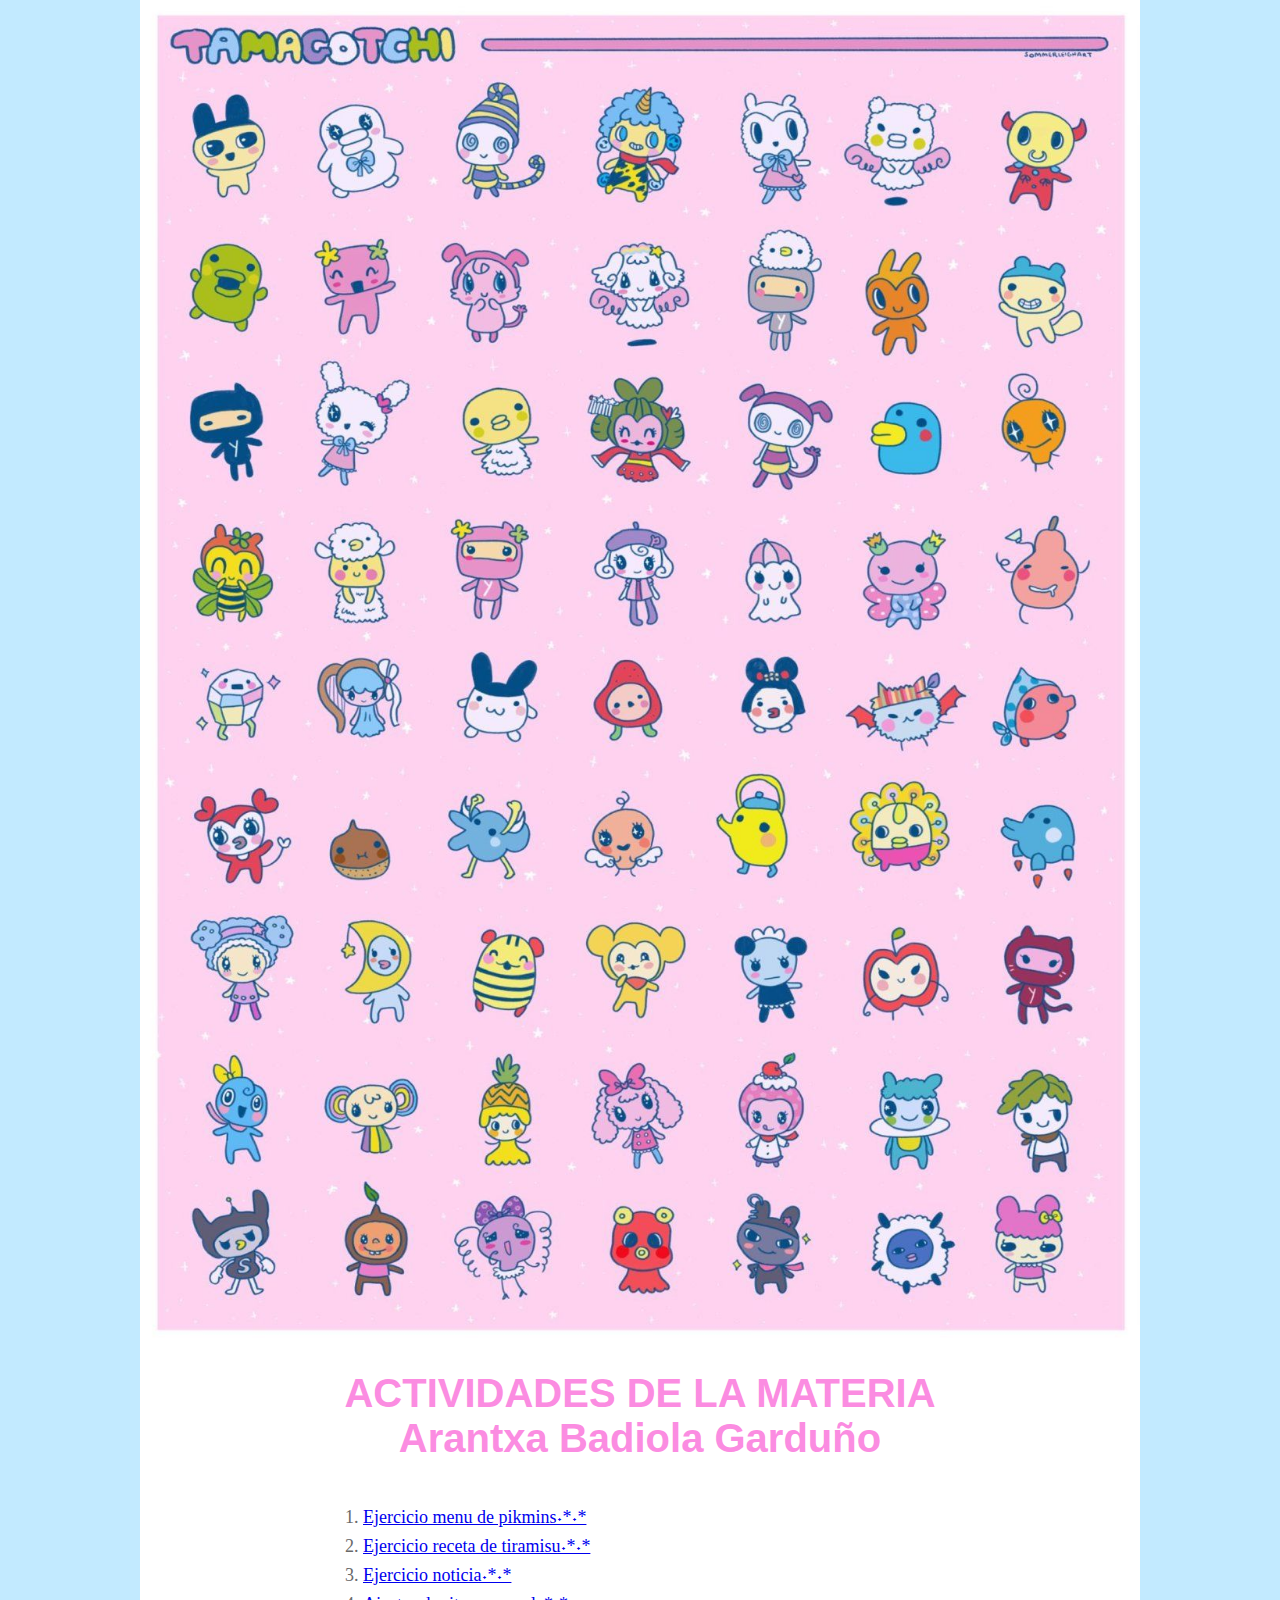
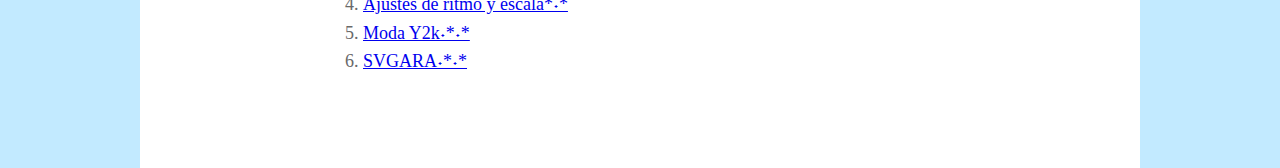
<file: index.html>
<!doctype html>
<html>
  <head>
    <meta charset="utf-8">
    <title>Ejercicio Menu</title>

    <link rel="stylesheet" href="style.css">
    
   





  </head>
  <body>
    <div class="container">
      <img src="lovebattery.jpg" width="100%">
      <br>
      <br>
      <h1>ACTIVIDADES DE LA MATERIA</h1>
      <h1> Arantxa Badiola Garduño</h1>
      <br>
      
      <br>
      <ol class="list">
        <li><a href="pikmin/PIKMIN COFFEE.html">Ejercicio menu de pikmins˖*˖*</a></li> 
        <li><a href="SWEET TIRAMISU/Cute Tiramisu.html">Ejercicio receta de tiramisu˖*˖*</a></li>
        <li><a href="VW/Vivienne Westwood.html">Ejercicio noticia˖*˖* </a></li>
        <li><a href="VIVIENNE WESTWOOD/Vivienne Westwood.html"> Ajustes de ritmo y escala*˖* </a></li>
        <li><a href="Y2K/Y2kfashion.html"> Moda Y2k˖*˖* </a></li>
         <li><a href="SVGARA/svgara.html"> SVGARA˖*˖* </a></li>
      </ol>
      <br>
      <br>
    </div>
  </body>
</html>
</file>
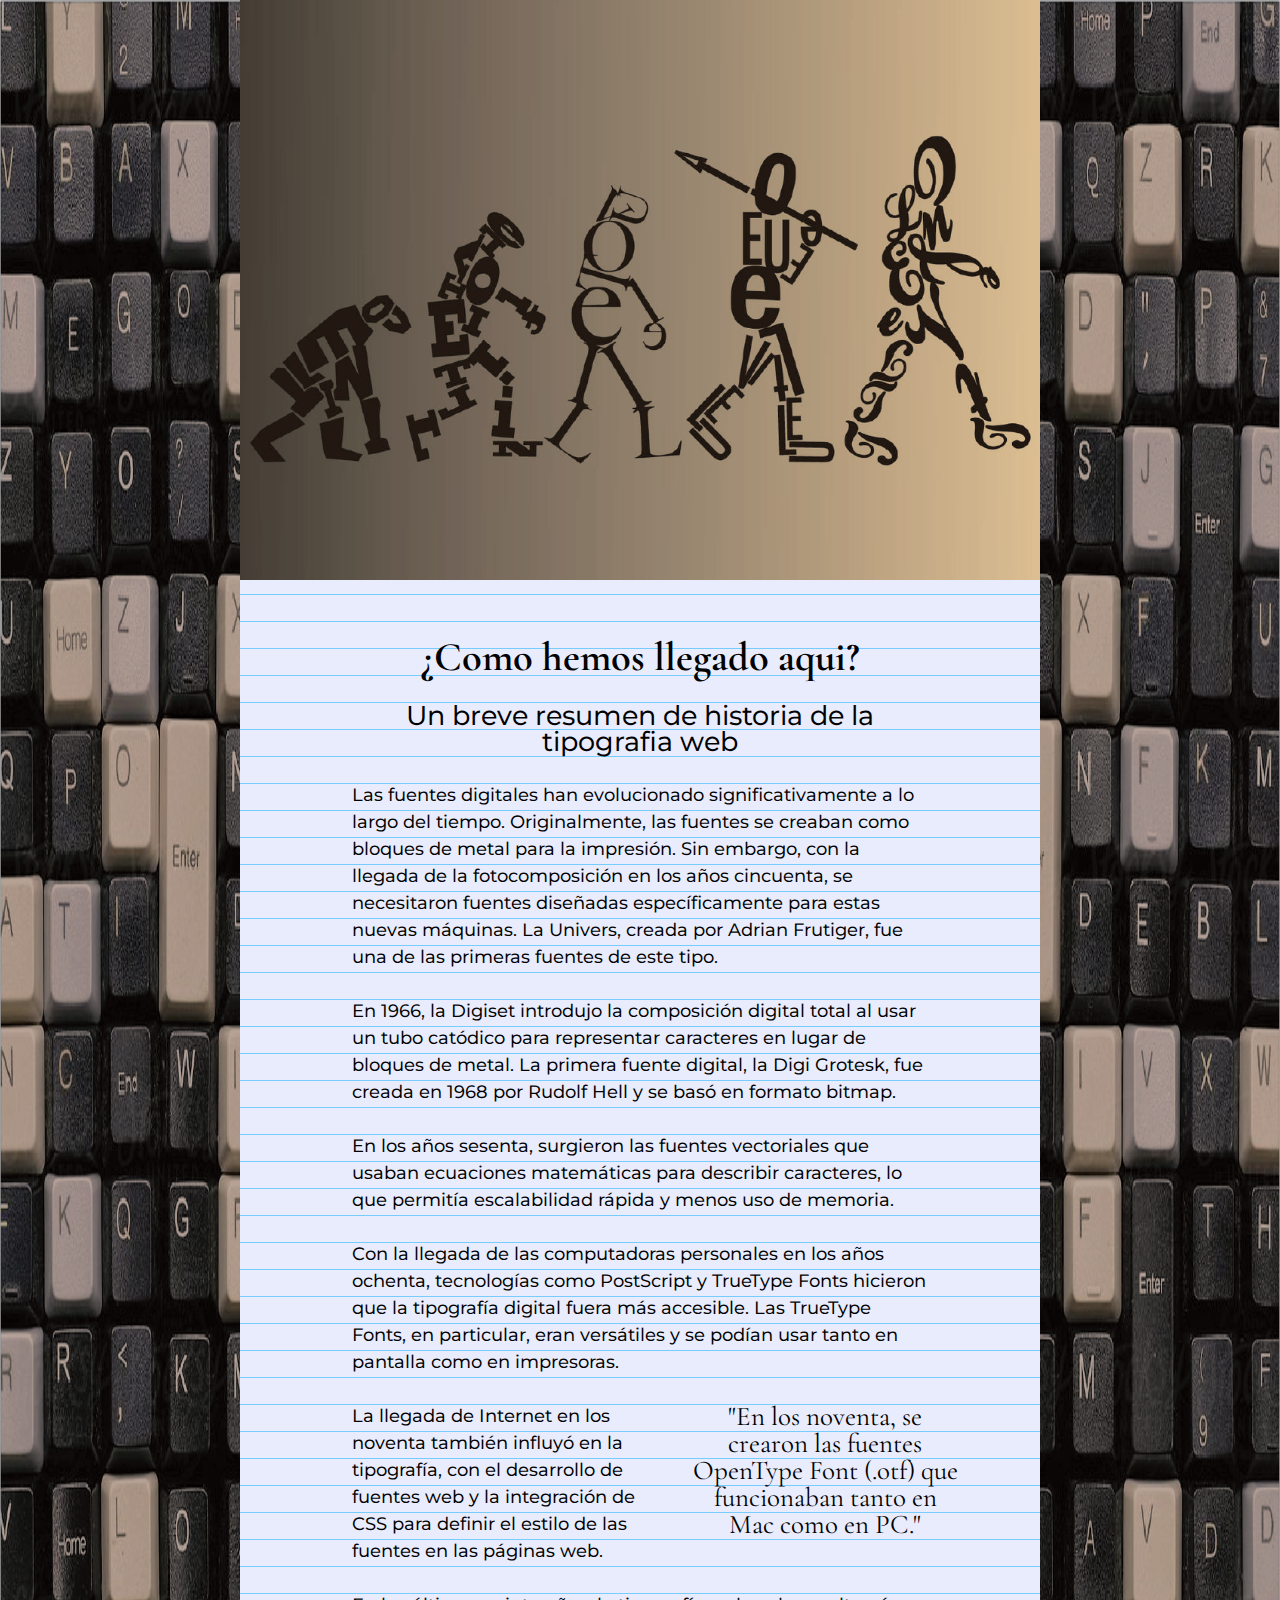
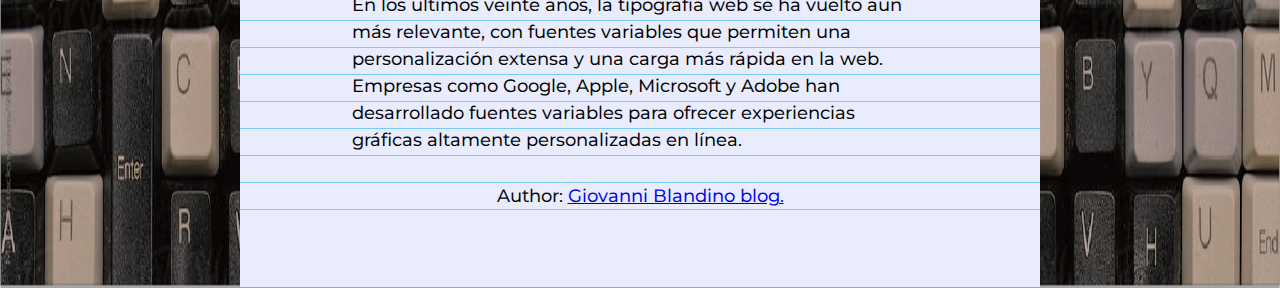
<file: historia/Historia tipografia.html>
<html>
    <head>
        <meta charset="utf-8">
        <title>
            A5  Articulo 
        </title>
        <link rel="preconnect" href="https://fonts.googleapis.com">
        <link rel="preconnect" href="https://fonts.gstatic.com" crossorigin>
        <link href="https://fonts.googleapis.com/css2?family=Cormorant+Garamond:wght@300&family=Montserrat:wght@300;400&family=Underdog&display=swap" rel="stylesheet">

        <link rel="preconnect" href="https://fonts.googleapis.com">
        <link rel="preconnect" href="https://fonts.gstatic.com" crossorigin>
        <link href="https://fonts.googleapis.com/css2?family=Cormorant+Garamond:wght@300&family=Montserrat:wght@300&family=Underdog&display=swap" rel="stylesheet">

        <style>

            * {	
	            line-height: 1.5;  
	            margin-bottom: 1.5;
                margin-top: 0;
            }
            body{
                text-align:center;
                font-family:'Gill Sans', 'Gill Sans MT', Calibri,;
                font-size: 18px;
                color: rgb(0, 0, 0);
                background-color: rgb(131, 190, 232);
                background-image: url('image.png');
                margin: 0px;
                background-size: 100% 100%;
            }

            .container{
                margin: 0px auto;
                width: 800px;
                background-color: rgb(232, 236, 253);
            }

            h1{
                font-family:'Cormorant Garamond', sans-serif;
                font-weight: 650;
                font-kerning: normal;
                line-height: 40.5px;
                margin-bottom: 25px;
                margin-top: 56px;
                font-size: 40.5px;
                font-style: normal;
            }

            h2{
                font-family:'Montserrat', sans-serif;
                font-weight: 450;
                font-kerning: normal;
                margin: 0px auto;
                margin-bottom: 0px;
                margin-top: 10px;
                font-size: 27px;
                font-style: normal;
                max-width: 20em;
                line-height: 26px;
              
            }

            p{
                font-family:'Montserrat', sans-serif;
                font-weight: 450;
                font-kerning: normal;
                line-height: 27px;
                margin-bottom: 23px;
                margin-top: 0px;
                font-size: 18px;
                font-style: normal;
                font-size: 18px;
                -webkit-hyphens: auto;
                -ms-hyphens: auto;
                hyphens: auto;
            }

            p + p{
                text-indent: 1em;
            }
            article p{
                max-width: 32em;
                text-align: justify;
                text-align: left;
                margin: 0px auto;

            }
            .grid{
                background-image: linear-gradient(to bottom, hsla(200, 100%, 59%, 0.61) 1px, transparent 1px);
                background-repeat: repeat;
                background-position: left top;
                background-size: 100% 27px;
            }
            
            .big-quote {
                    font-family: 'Cormorant Garamond', sans-serif;
                    font-weight: 400;
                    font-style: normal;
                    font-size: 27px;
                    margin-top: auto;
                    float: right;
                    max-width: 10em;
                    margin-right: 80px;
                    line-height: 1;
                   
            }
            blockquote p{
                text-indent: -0.5em;
            }
          
        </style>
    </head>
    <body>
    <div class = container>
        <div class = "grid">
        <img src="chacha.png" width="100%" >
        <h1>¿Como hemos llegado aqui?</h1>
        
        <h2>Un breve resumen de  historia de la tipografia web</h2>
        <br>
        <article>

        <p>Las fuentes digitales han evolucionado significativamente a lo largo del tiempo. Originalmente, las fuentes se creaban como bloques de metal para la impresión. Sin embargo, con la llegada de la fotocomposición en los años cincuenta, se necesitaron fuentes diseñadas específicamente para estas nuevas máquinas. La Univers, creada por Adrian Frutiger, fue una de las primeras fuentes de este tipo.</p>
        <br>
       
        <p>En 1966, la Digiset introdujo la composición digital total al usar un tubo catódico para representar caracteres en lugar de bloques de metal. La primera fuente digital, la Digi Grotesk, fue creada en 1968 por Rudolf Hell y se basó en formato bitmap.</p>
        <br>
        <p>En los años sesenta, surgieron las fuentes vectoriales que usaban ecuaciones matemáticas para describir caracteres, lo que permitía escalabilidad rápida y menos uso de memoria.</p>
        <br>
        <P>Con la llegada de las computadoras personales en los años ochenta, tecnologías como PostScript y TrueType Fonts hicieron que la tipografía digital fuera más accesible. Las TrueType Fonts, en particular, eran versátiles y se podían usar tanto en pantalla como en impresoras.</P>
        <br>
        <blockquote class="big-quote">"En los noventa, se crearon las fuentes OpenType Font (.otf) que funcionaban tanto en Mac como en PC."</blockquote>
        
        <p>La llegada de Internet en los noventa también influyó en la tipografía, con el desarrollo de fuentes web y la integración de CSS para definir el estilo de las fuentes en las páginas web.</p>
        <br>
     
        <p>En los últimos veinte años, la tipografía web se ha vuelto aún más relevante, con fuentes variables que permiten una personalización extensa y una carga más rápida en la web. Empresas como Google, Apple, Microsoft y Adobe han desarrollado fuentes variables para ofrecer experiencias gráficas altamente personalizadas en línea.</p>
        <br>
    </article>
    <footer>
        <p>
            Author: <a href=https://www.pixartprinting.es/blog/surgieron-fuentes-digitales/> Giovanni Blandino blog.</a>
        </p>
    </div>
    </footer>
    <br>
    <br>
    </div>
    </body>
</html>
</file>
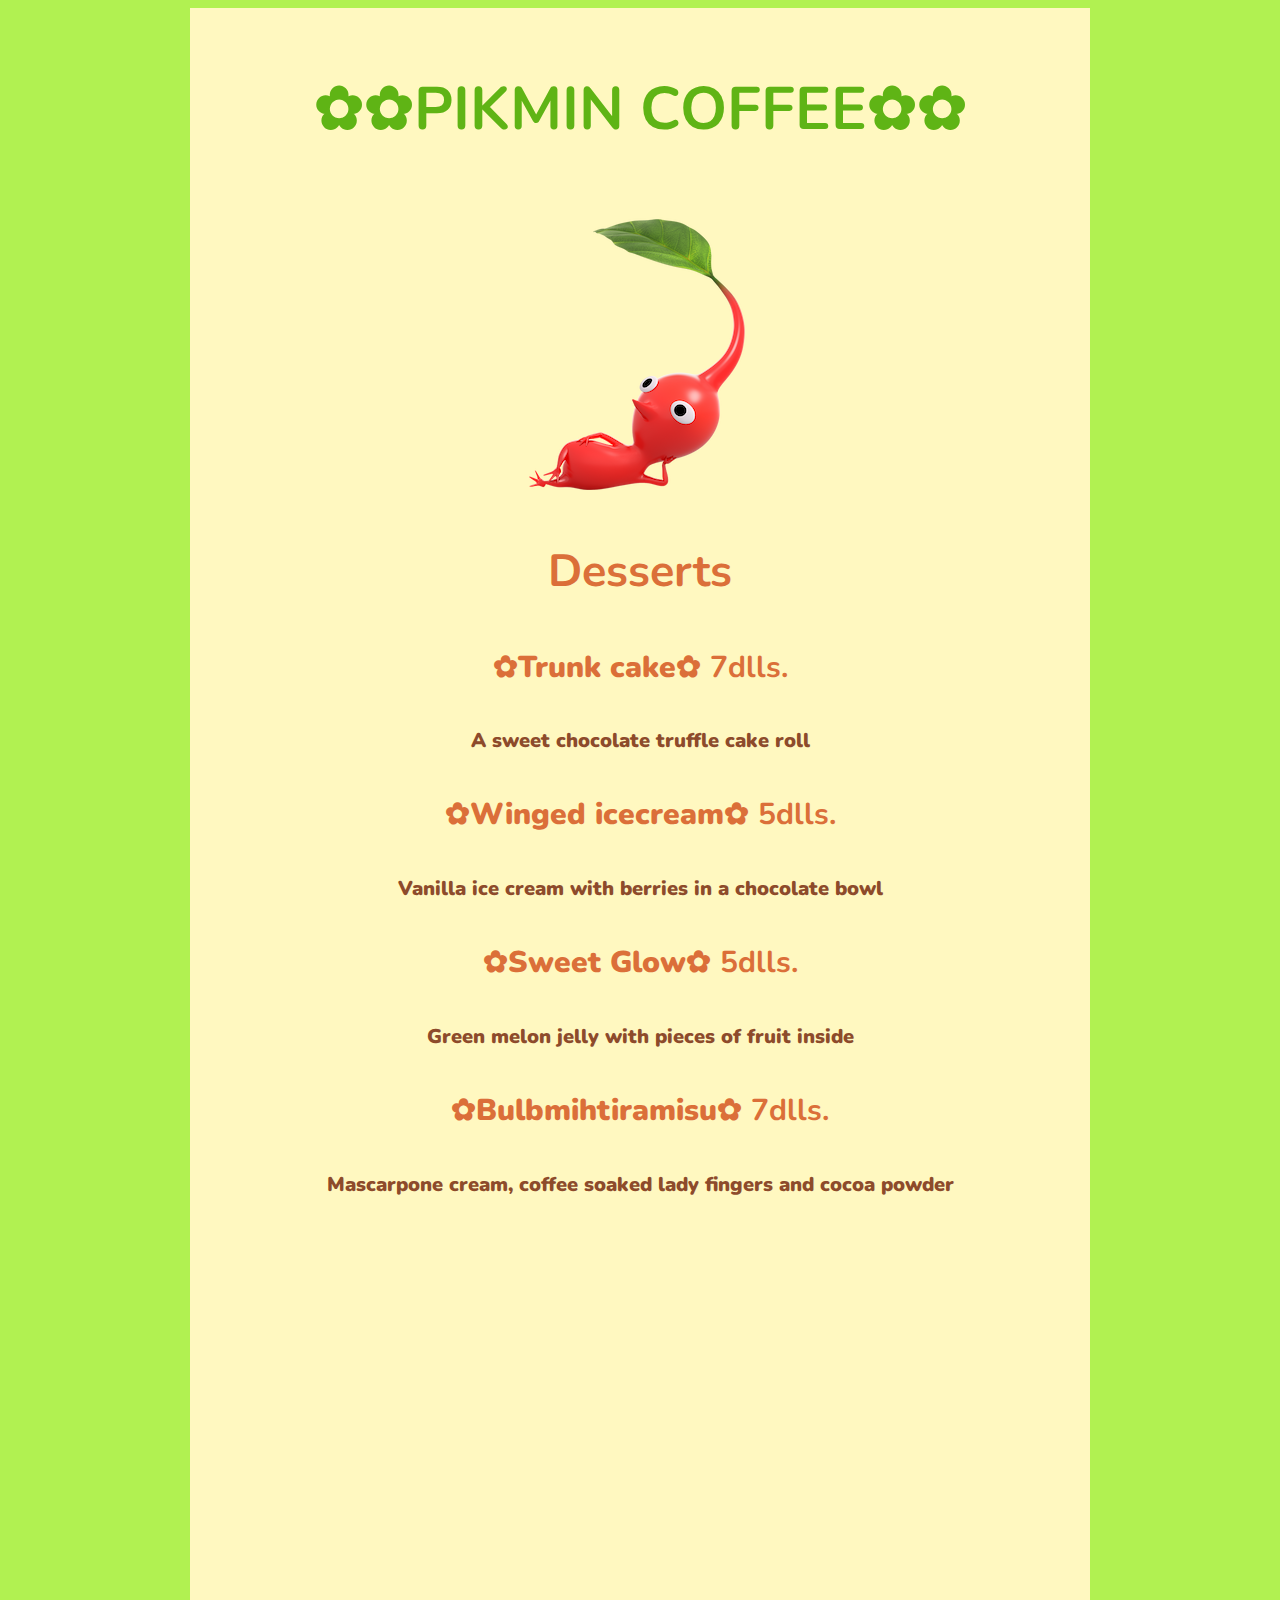
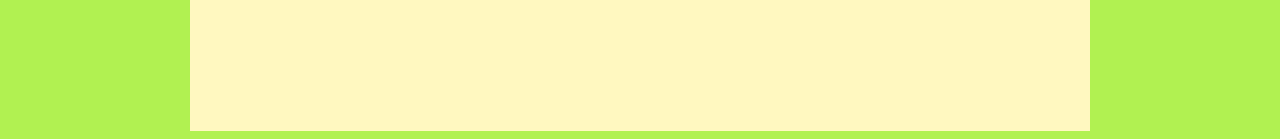
<file: pikmin/PIKMIN COFFEE.html>
<!doctype html>
<html>
  <head>
    <meta charset="utf-8"> 
    <link rel="preconnect" href="https://fonts.googleapis.com"> 
<link rel="preconnect" href="https://fonts.gstatic.com" crossorigin> 
<link href="https://fonts.googleapis.com/css2?family=Itim&family=Nunito:wght@1000&family=Roboto:wght@700&display=swap" rel="stylesheet">
    <title>PICKMIN COFFEE</title>
    <style>
        body{
            text-align: center;
            background-color: rgb(177, 241, 81);
            font-family: 'Nunito', sans-serif;
           
          
        }
        .container{
            margin: 0px auto;
            padding-top: 10px;
            padding-bottom: 500px;
            padding-left: 50px;
            padding-right: 50px;
            text-align: center;
            background-color: rgb(255, 248, 192);
            width:800px;

        }
        h2 {
          font-size: 60px;
          color: rgb(95, 180, 21);
        }

        h3 {
          font-size: 45px;
          color: rgb(219, 111, 57);
        }
        h4 {
          font-size: 30px;
          color: rgb(219, 111, 57);
        }   
          h5 {
          font-size: 20px;
          color: rgb(141, 75, 43);
        }

  
  
    </style>
  </head>
  <body>
    <div class="container">

      <h2>✿✿PIKMIN COFFEE✿✿</h2>

      <img src="pikmin.png" >
      <h3>Desserts</h3>
      <h4><strong>✿Trunk cake✿ </strong> 7dlls.</p>
      <h5><strong>A sweet chocolate truffle cake roll</strong>
      <h4><strong> ✿Winged icecream✿ </strong> 5dlls.</p>
      <h5><strong> Vanilla ice cream with berries in a chocolate bowl </strong>
      <h4><strong> ✿Sweet Glow✿ </strong> 5dlls.</p>
      <h5><strong> Green melon jelly with pieces of fruit inside </strong>
      <h4><strong> ✿Bulbmihtiramisu✿ </strong> 7dlls.</p>
      <h5><strong> Mascarpone cream, coffee soaked lady fingers and cocoa powder </strong>
    </div>
    </div>
  </body>
</html>
</file>
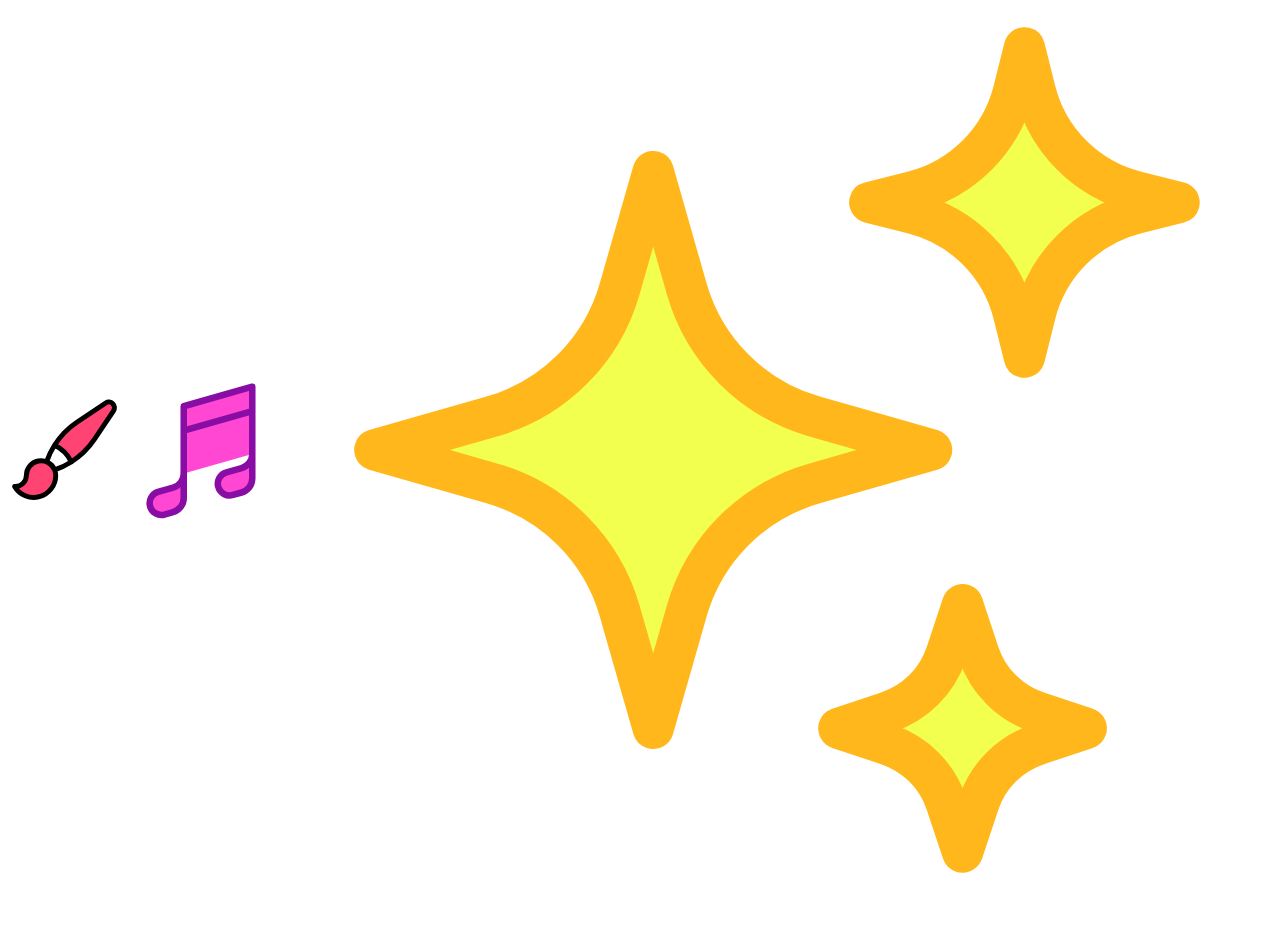
<file: SVGARA/svgara.html>
<!DOCTYPE html>
<html lang="en">
    <head>
        <meta charset="UTF-8">
        <meta name="viewport" content="width=device-width, initial-scale=1.0">
        <title> Animacion CSS</title>
        <link rel="stylesheet" href="style.css">
    </head>
    <body>
       <!--<svg width="100" height="100">
            <circle cx="50" cy="50" r="40" stroke="orange" stroke-width="4" fill="yellow" />
        </svg> --> 
        <div class="container">

            <svg xmlns="http://www.w3.org/2000/svg"  viewBox="0 0 24 24" id="pincel">
                <path stroke-linecap="round" stroke-linejoin="round" d="M9.53 16.122a3 3 0 00-5.78 1.128 2.25 2.25 0 01-2.4 2.245 4.5 4.5 0 008.4-2.245c0-.399-.078-.78-.22-1.128zm0 0a15.998 15.998 0 003.388-1.62m-5.043-.025a15.994 15.994 0 011.622-3.395m3.42 3.42a15.995 15.995 0 004.764-4.648l3.876-5.814a1.151 1.151 0 00-1.597-1.597L14.146 6.32a15.996 15.996 0 00-4.649 4.763m3.42 3.42a6.776 6.776 0 00-3.42-3.42" />
              </svg>
              
              <svg xmlns="http://www.w3.org/2000/svg"  viewBox="0 0 24 24"  id ="musica">
                <path stroke-linecap="round" stroke-linejoin="round" d="M9 9l10.5-3m0 6.553v3.75a2.25 2.25 0 01-1.632 2.163l-1.32.377a1.803 1.803 0 11-.99-3.467l2.31-.66a2.25 2.25 0 001.632-2.163zm0 0V2.25L9 5.25v10.303m0 0v3.75a2.25 2.25 0 01-1.632 2.163l-1.32.377a1.803 1.803 0 01-.99-3.467l2.31-.66A2.25 2.25 0 009 15.553z" />
              </svg>

              <svg xmlns="http://www.w3.org/2000/svg"  viewBox="0 0 24 24" id="brillo">
                <path stroke-linecap="round" stroke-linejoin="round" d="M9.813 15.904L9 18.75l-.813-2.846a4.5 4.5 0 00-3.09-3.09L2.25 12l2.846-.813a4.5 4.5 0 003.09-3.09L9 5.25l.813 2.846a4.5 4.5 0 003.09 3.09L15.75 12l-2.846.813a4.5 4.5 0 00-3.09 3.09zM18.259 8.715L18 9.75l-.259-1.035a3.375 3.375 0 00-2.455-2.456L14.25 6l1.036-.259a3.375 3.375 0 002.455-2.456L18 2.25l.259 1.035a3.375 3.375 0 002.456 2.456L21.75 6l-1.035.259a3.375 3.375 0 00-2.456 2.456zM16.894 20.567L16.5 21.75l-.394-1.183a2.25 2.25 0 00-1.423-1.423L13.5 18.75l1.183-.394a2.25 2.25 0 001.423-1.423l.394-1.183.394 1.183a2.25 2.25 0 001.423 1.423l1.183.394-1.183.394a2.25 2.25 0 00-1.423 1.423z" />
              </svg>
              
              
        </div>
    </body>
</html>
</file>
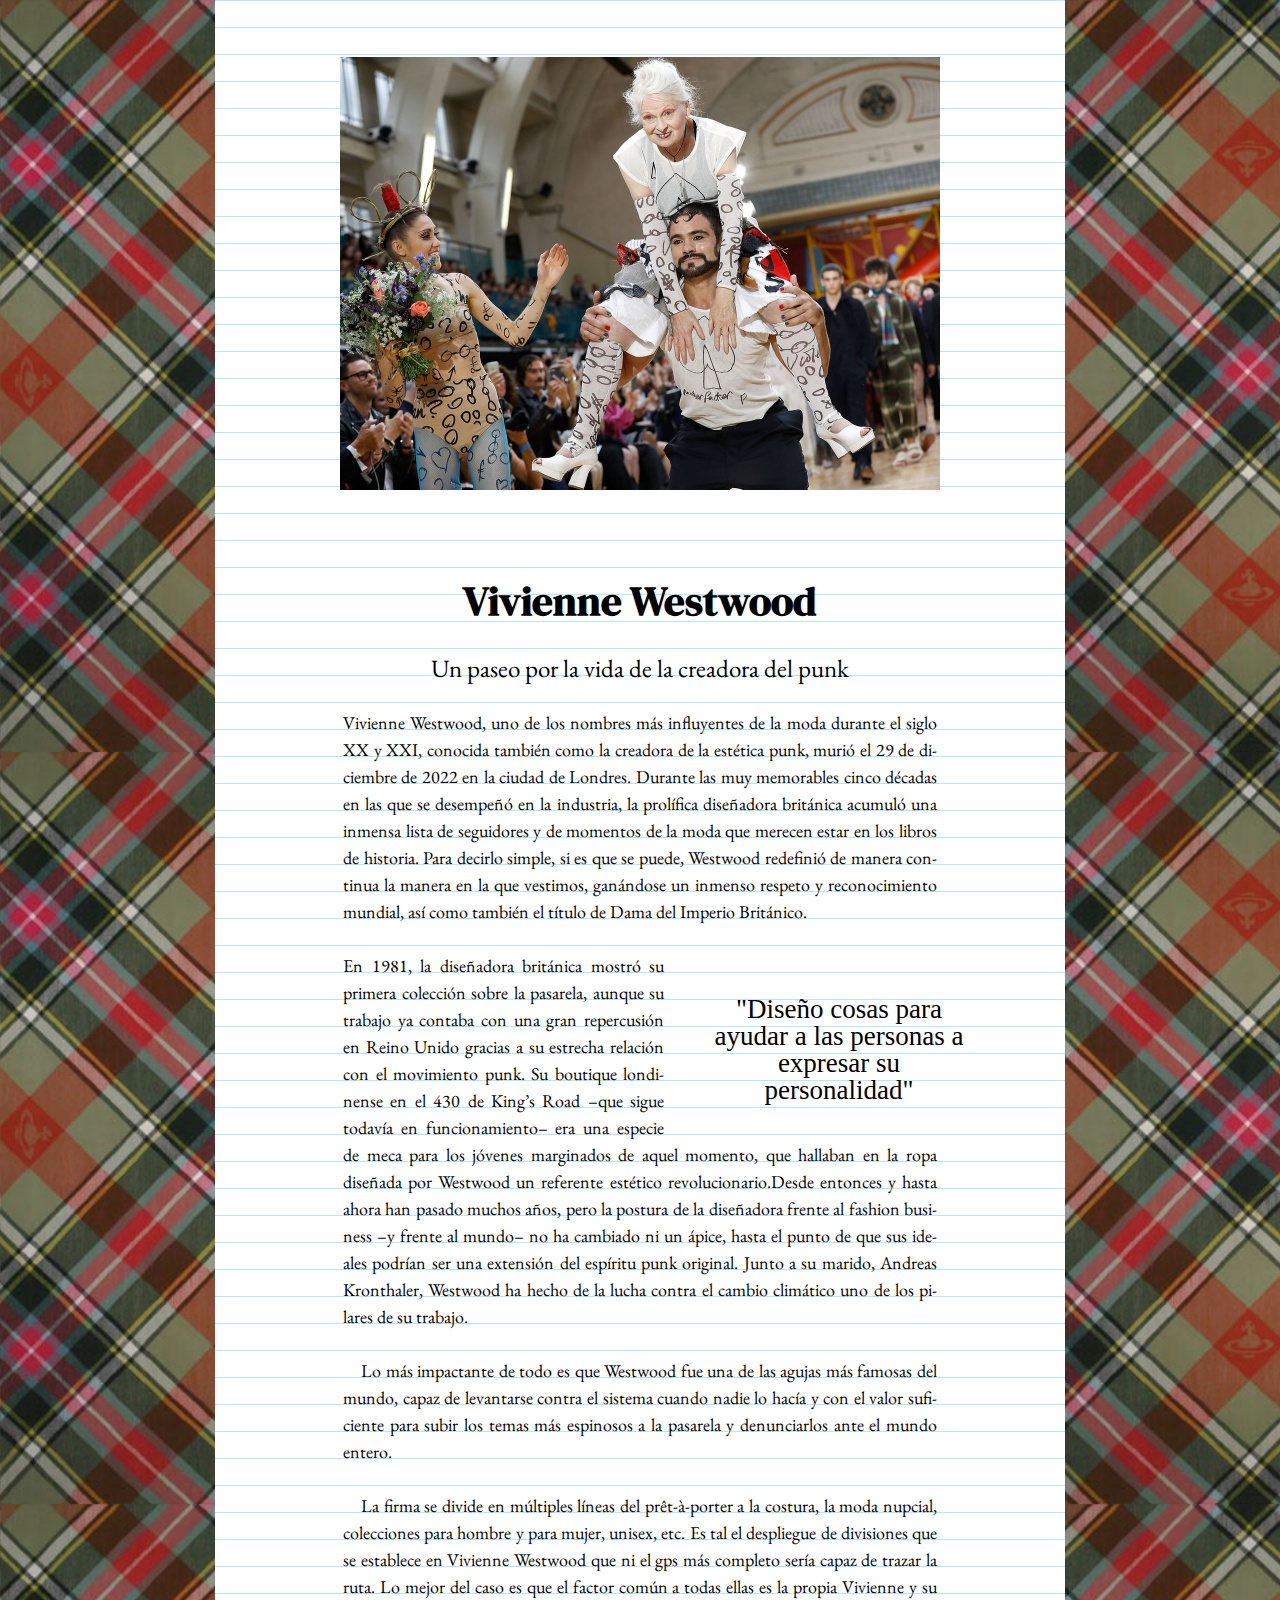
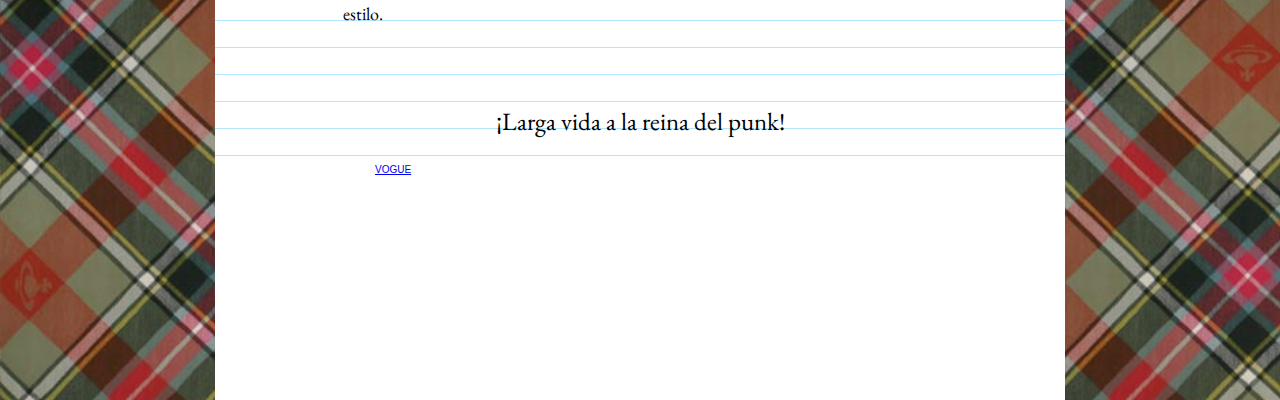
<file: VIVIENNE WESTWOOD/Vivienne Westwood.html>
<!DOCTYPE html>
<html lang="en">
<head>
    <meta charset="UTF-8">
    
    <title>
        Vivienne Westwood
    </title>
     <link rel="preconnect" href="https://fonts.googleapis.com"> 
     <link rel="preconnect" href="https://fonts.gstatic.com" crossorigin> 
     <link href="https://fonts.googleapis.com/css2?family=DM+Serif+Display&display=swap" rel="stylesheet">
    

     <link rel="preconnect" href="https://fonts.googleapis.com"> 
     <link rel="preconnect" href="https://fonts.gstatic.com" crossorigin> 
     <link href="https://fonts.googleapis.com/css2?family=DM+Serif+Display&family=EB+Garamond&display=swap" rel="stylesheet">

    <style>
        body{
            text-align: center;
            font-size: 18px;
            color: rgb(255, 255, 255);
            font-family: 'Nunito Sans', sans-serif;
               background-image: url("tartan3.png");
            background-size: 500px;
            
            line-height: 1.5;
            margin: 0px 0px;
        }
        .container{ 
            margin: 0px auto;
            width: 850px;
            height: 2000px;
            background: white;
            
        }
        h1{
            font-family: 'DM Serif Display', serif;
            font-size: 40.5px;
            font-kerning: normal;
            color: #000000;
            line-height: 54px;
            margin-top: 54px;
            margin-bottom: 27px;
        }
        h2{

            
            font-family: 'EB Garamond', serif;
            font-size: 25px;
            font-weight: 70;
            font-kerning: normal;
            color: #000000;
            margin: 0px auto;
            line-height: 27px;
            margin-top: 0px; ;
            margin-bottom: 27px;
            max-width: 30em;
        }
        article p{

            font-family: 'EB Garamond', serif;
            font-size: 18px;
            font-weight: 70;
            font-kerning: normal;
            color: #000000;
            margin: 0px auto;
            max-width: 33em;
            text-align: justify;
            line-height: 27px;
            margin-top: 0px; ;
            margin-bottom: 27px;
            -webkit-hyphens: auto;
            -ms-hyphens: auto;
            hyphens: auto;
        }
        footer{
            font-size: 10px;
            text-align: left;
            margin: 0px auto;
            max-width: 60em;
            line-height: 1.5;
        }
        #header{
            margin: 0px 10px;
        }

        .grid{
                background-image: linear-gradient(to bottom, hsla(200, 100%, 50%, 0.3) 1px, transparent 1px);
                background-repeat: repeat;
                background-position: left top;
                background-size: 100% 27px;
            }
            
            .big-quote {
                    font-family: "bely", serif;
                    font-weight: 400;
                    font-style: normal;
                    font-size: 27px;
                    float: right;
                    color: #000000;
                    max-width: 10em;
                    margin-right: 91px;
                    line-height: 1;
                    margin-top: 44px;
                    
            }

*{
                line-height: 1.5;
                margin-bottom: 1.5;
                margin-top: 0;
            }

p + p{
                text-indent: 1em;
            }

blockquote p{
                text-indent: -0.5em;
            }
    </style>
</head>
<body>
    <div class="container">
     <div class = "grid">
<div id="header">

    <br>
    <img src="VIVIENNE.jpg"  width="600" style="vertical-align:middle;margin:30px 10px">
</div>
    <h1> Vivienne Westwood</h1>
    <h2>Un paseo por la vida de la creadora del punk</h2>

    <article>

    <p>
     Vivienne Westwood, uno de los nombres más influyentes de la moda durante el siglo XX y XXI, conocida también como la creadora de la estética punk, murió el 29 de diciembre de 2022 en la ciudad de Londres. Durante las muy memorables cinco décadas en las que se desempeñó en la industria, la prolífica diseñadora británica acumuló una inmensa lista de seguidores y de momentos de la moda que merecen estar en los libros de historia. Para decirlo simple, si es que se puede, Westwood redefinió de manera continua la manera en la que vestimos, ganándose un inmenso respeto y reconocimiento mundial, así como también el título de Dama del Imperio Británico.

    </p>
   
    <blockquote class="big-quote"> "Diseño cosas para ayudar a las personas a expresar su personalidad" </blockquote>
    

    <p>
     En 1981, la diseñadora británica mostró su primera colección sobre la pasarela, aunque su trabajo ya contaba con una gran repercusión en Reino Unido gracias a su estrecha relación con el movimiento punk. Su boutique londinense en el 430 de King’s Road –que sigue todavía en funcionamiento– era una especie de meca para los jóvenes marginados de aquel momento, que hallaban en la ropa diseñada por Westwood un referente estético revolucionario.Desde entonces y hasta ahora han pasado muchos años, pero la postura de la diseñadora frente al fashion business –y frente al mundo– no ha cambiado ni un ápice, hasta el punto de que sus ideales podrían ser una extensión del espíritu punk original. Junto a su marido, Andreas Kronthaler, Westwood ha hecho de la lucha contra el cambio climático uno de los pilares de su trabajo.

    </p>

    <p>Lo más impactante de todo es que Westwood fue una de las agujas más famosas del mundo, capaz de levantarse contra el sistema cuando nadie lo hacía y con el valor suficiente para subir los temas más espinosos a la pasarela y denunciarlos ante el mundo entero. </p>

<p> 
    La firma se divide en múltiples líneas del prêt-à-porter a la costura, la moda nupcial, colecciones para hombre y para mujer, unisex, etc. Es tal el despliegue de divisiones que se establece en Vivienne Westwood que ni el gps más completo sería capaz de trazar la ruta. Lo mejor del caso es que el factor común a todas ellas es la propia Vivienne y su estilo. 
</p>
<br>
<br>
<h2> ¡Larga vida a la reina del punk!  </h2>

    </article>
    <footer>

      <p>

        Author: <a href="https://www.vogue.mx/moda/articulo/vivienne-westwood-historia-de-su-carrera"> VOGUE</a>
      
    </div>  
    </footer>
   

    
    </div>
    
</body>
</html>
</file>
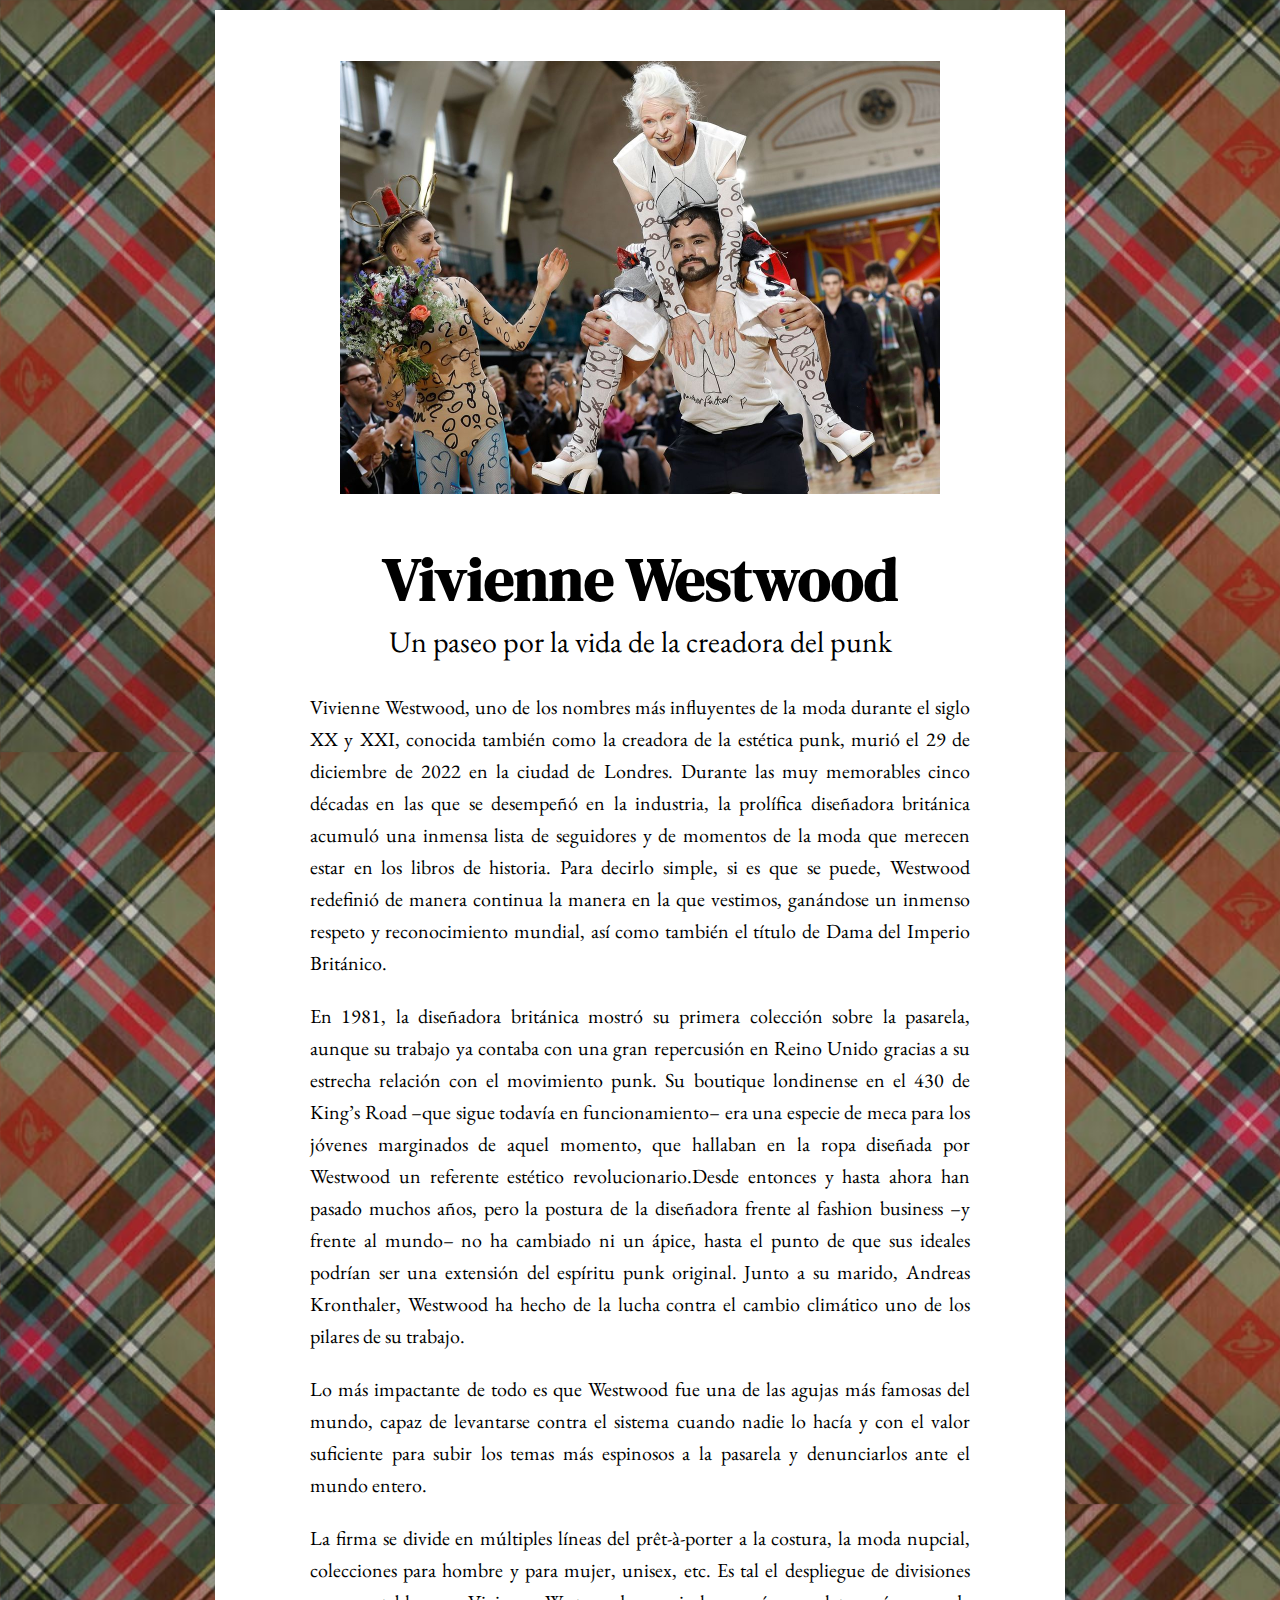
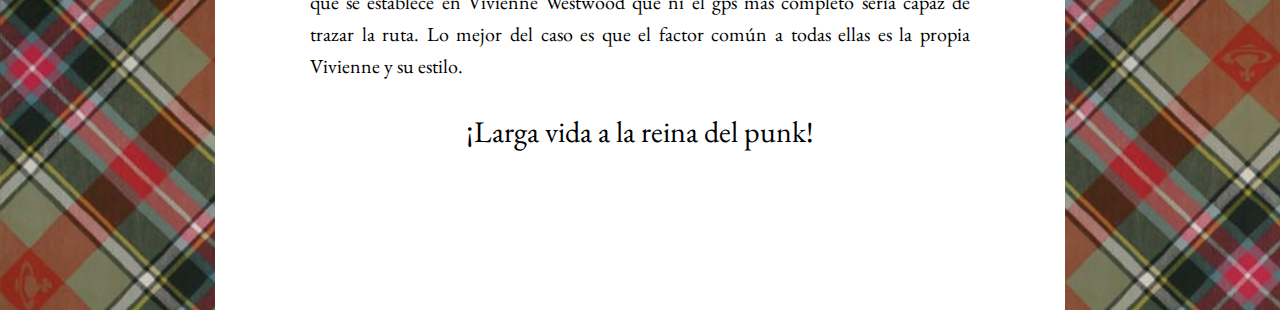
<file: VW/Vivienne Westwood.html>
<!DOCTYPE html>
<html lang="en">
<head>
    <meta charset="UTF-8">
    
    <title>
        Vivienne Westwood
    </title>
     <link rel="preconnect" href="https://fonts.googleapis.com"> 
     <link rel="preconnect" href="https://fonts.gstatic.com" crossorigin> 
     <link href="https://fonts.googleapis.com/css2?family=DM+Serif+Display&display=swap" rel="stylesheet">
    

     <link rel="preconnect" href="https://fonts.googleapis.com"> 
     <link rel="preconnect" href="https://fonts.gstatic.com" crossorigin> 
     <link href="https://fonts.googleapis.com/css2?family=DM+Serif+Display&family=EB+Garamond&display=swap" rel="stylesheet">

    <style>
        body{
            text-align: center;
            font-size: 18px;
            color: rgb(255, 255, 255);
            font-family: 'Nunito Sans', sans-serif;
                background-image: url("tartan3.png");
            background-size: 500px;
            
      
            margin: 0px 0px;
        }
        .container{ 
            margin: 0px auto;
            width: 850px;
            height: 1900px;
            background: white;
            
        }
        h1{
            font-family: 'DM Serif Display', serif;
            font-size: 60px;
            color: #000000;
            line-height: 0.5;
        }
        h2{
        
            font-family: 'EB Garamond', serif;
            font-size: 30px;
            font-weight: 70;
            color: #000000;
            margin: 0px auto;
            line-height: 0.5;
            max-width: 30em;
            
        }
        article p{

            font-family: 'EB Garamond', serif;
            font-size: 20px;
            font-weight: 70;
            color: #000000;
            margin: 0px auto;
            max-width: 33em;
            text-align: justify;
            line-height: 1.6;
        }
        footer{
            font-size: 10px;
            text-align: left;
            margin: 0px auto;
            max-width: 60em;
            line-height: 1.6;
        }
        #header{
            margin: 10px 10px;
        }
    </style>
</head>
<body>
    <div class="container">
<div id="header">

    <br>
    <img src="VIVIENNE.jpg"  width="600" style="vertical-align:middle;margin:30px 10px">
</div>
    <h1> Vivienne Westwood</h1>
    <h2>Un paseo por la vida de la creadora del punk</h2>
<br>
<br>
    <article>

    <p>
     Vivienne Westwood, uno de los nombres más influyentes de la moda durante el siglo XX y XXI, conocida también como la creadora de la estética punk, murió el 29 de diciembre de 2022 en la ciudad de Londres. Durante las muy memorables cinco décadas en las que se desempeñó en la industria, la prolífica diseñadora británica acumuló una inmensa lista de seguidores y de momentos de la moda que merecen estar en los libros de historia. Para decirlo simple, si es que se puede, Westwood redefinió de manera continua la manera en la que vestimos, ganándose un inmenso respeto y reconocimiento mundial, así como también el título de Dama del Imperio Británico.

    </p>
<br>
    <p>
     En 1981, la diseñadora británica mostró su primera colección sobre la pasarela, aunque su trabajo ya contaba con una gran repercusión en Reino Unido gracias a su estrecha relación con el movimiento punk. Su boutique londinense en el 430 de King’s Road –que sigue todavía en funcionamiento– era una especie de meca para los jóvenes marginados de aquel momento, que hallaban en la ropa diseñada por Westwood un referente estético revolucionario.Desde entonces y hasta ahora han pasado muchos años, pero la postura de la diseñadora frente al fashion business –y frente al mundo– no ha cambiado ni un ápice, hasta el punto de que sus ideales podrían ser una extensión del espíritu punk original. Junto a su marido, Andreas Kronthaler, Westwood ha hecho de la lucha contra el cambio climático uno de los pilares de su trabajo.

    </p>
<br>
    <p>Lo más impactante de todo es que Westwood fue una de las agujas más famosas del mundo, capaz de levantarse contra el sistema cuando nadie lo hacía y con el valor suficiente para subir los temas más espinosos a la pasarela y denunciarlos ante el mundo entero. </p>
<br>
<p> 
    La firma se divide en múltiples líneas del prêt-à-porter a la costura, la moda nupcial, colecciones para hombre y para mujer, unisex, etc. Es tal el despliegue de divisiones que se establece en Vivienne Westwood que ni el gps más completo sería capaz de trazar la ruta. Lo mejor del caso es que el factor común a todas ellas es la propia Vivienne y su estilo. 
</p>
<br>
<br>
<h2> ¡Larga vida a la reina del punk!  </h2>
    </article>
    <footer>
        <br>
      
    </footer>
    
    

    
    </div>
    
</body>
</html>
</file>
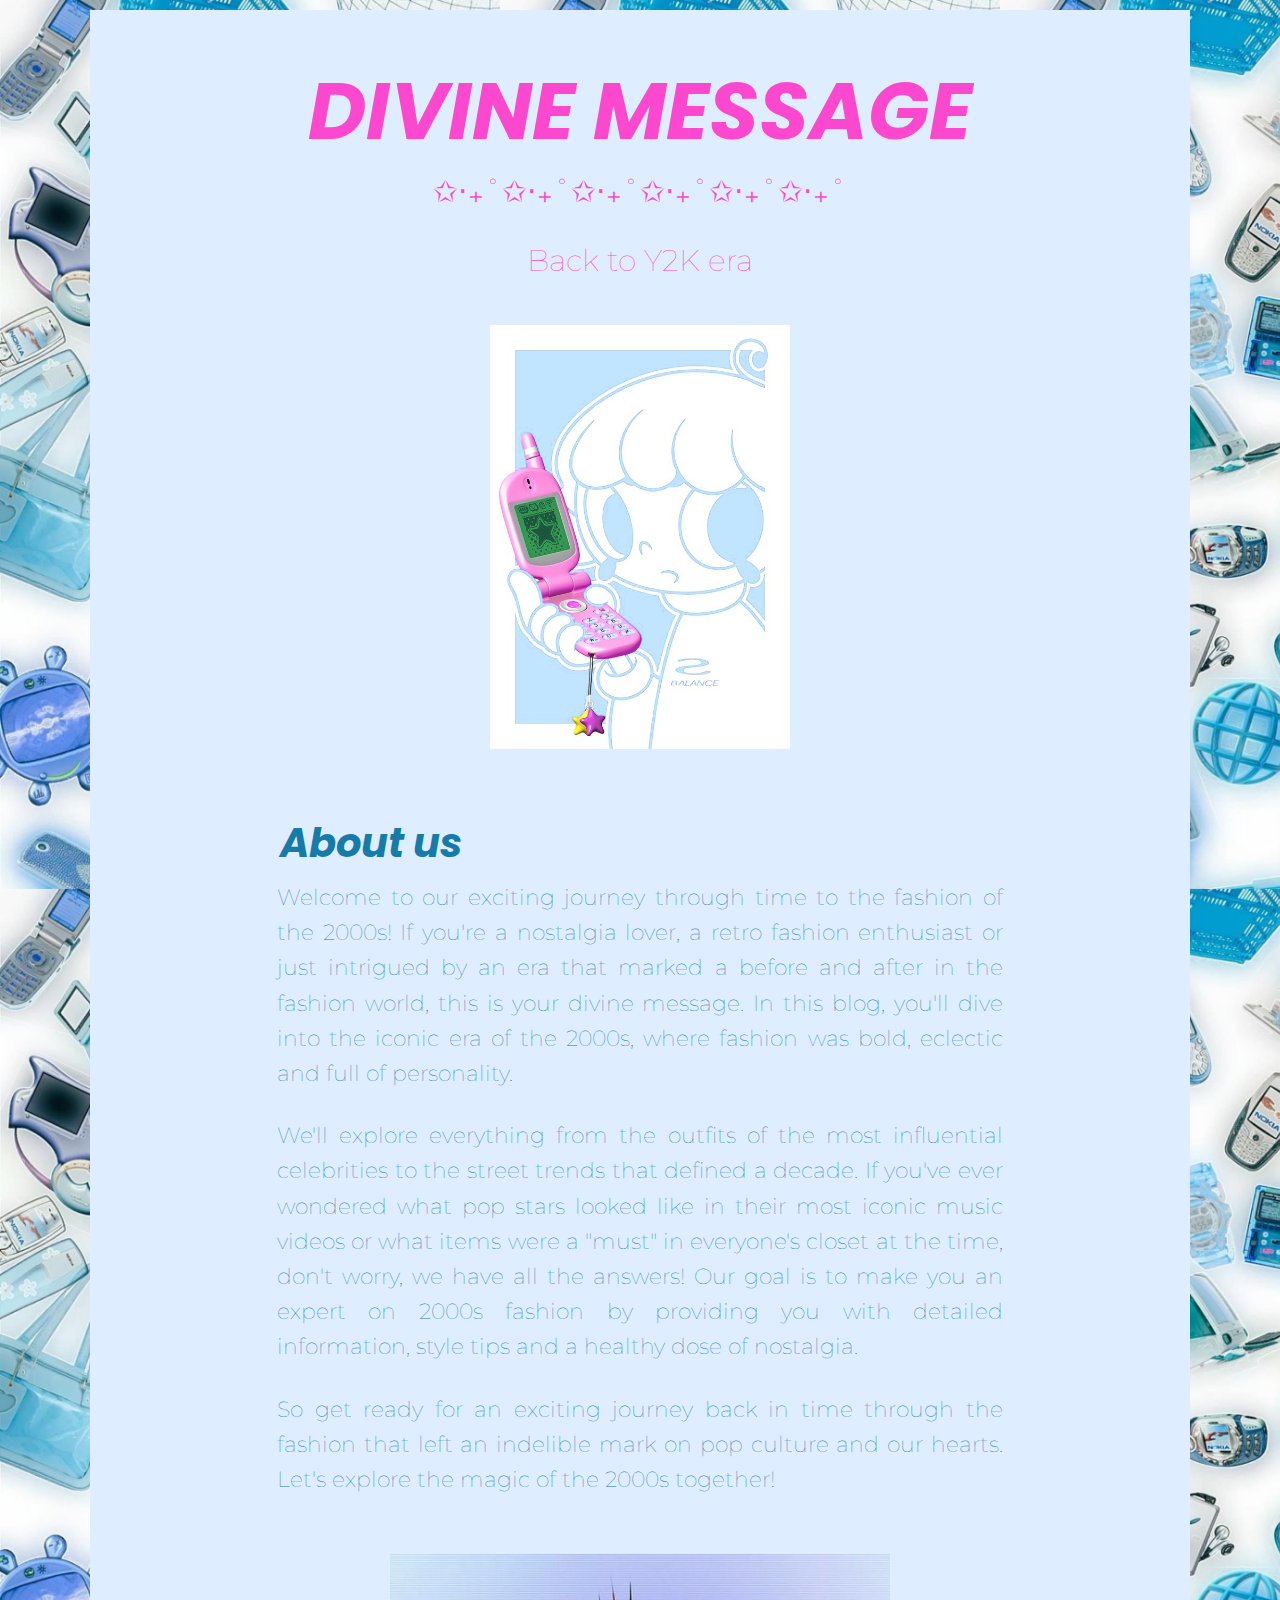
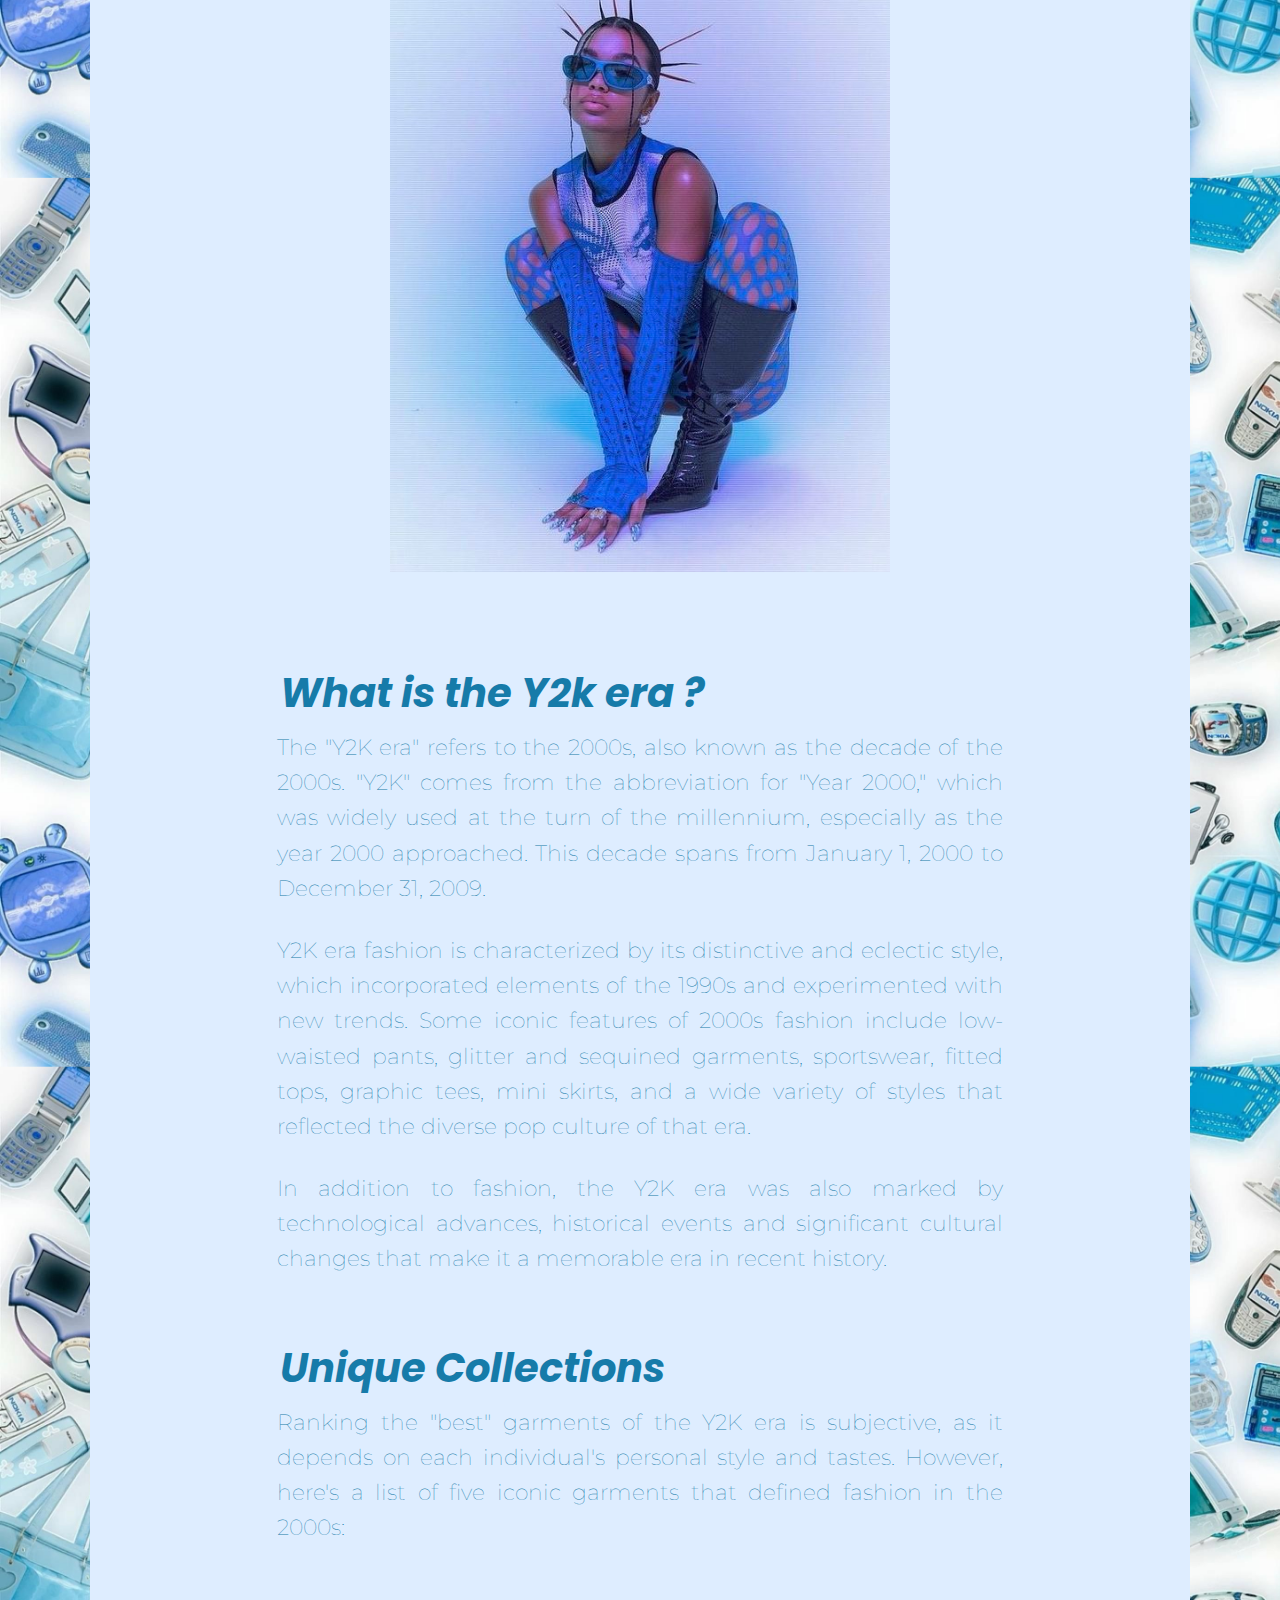
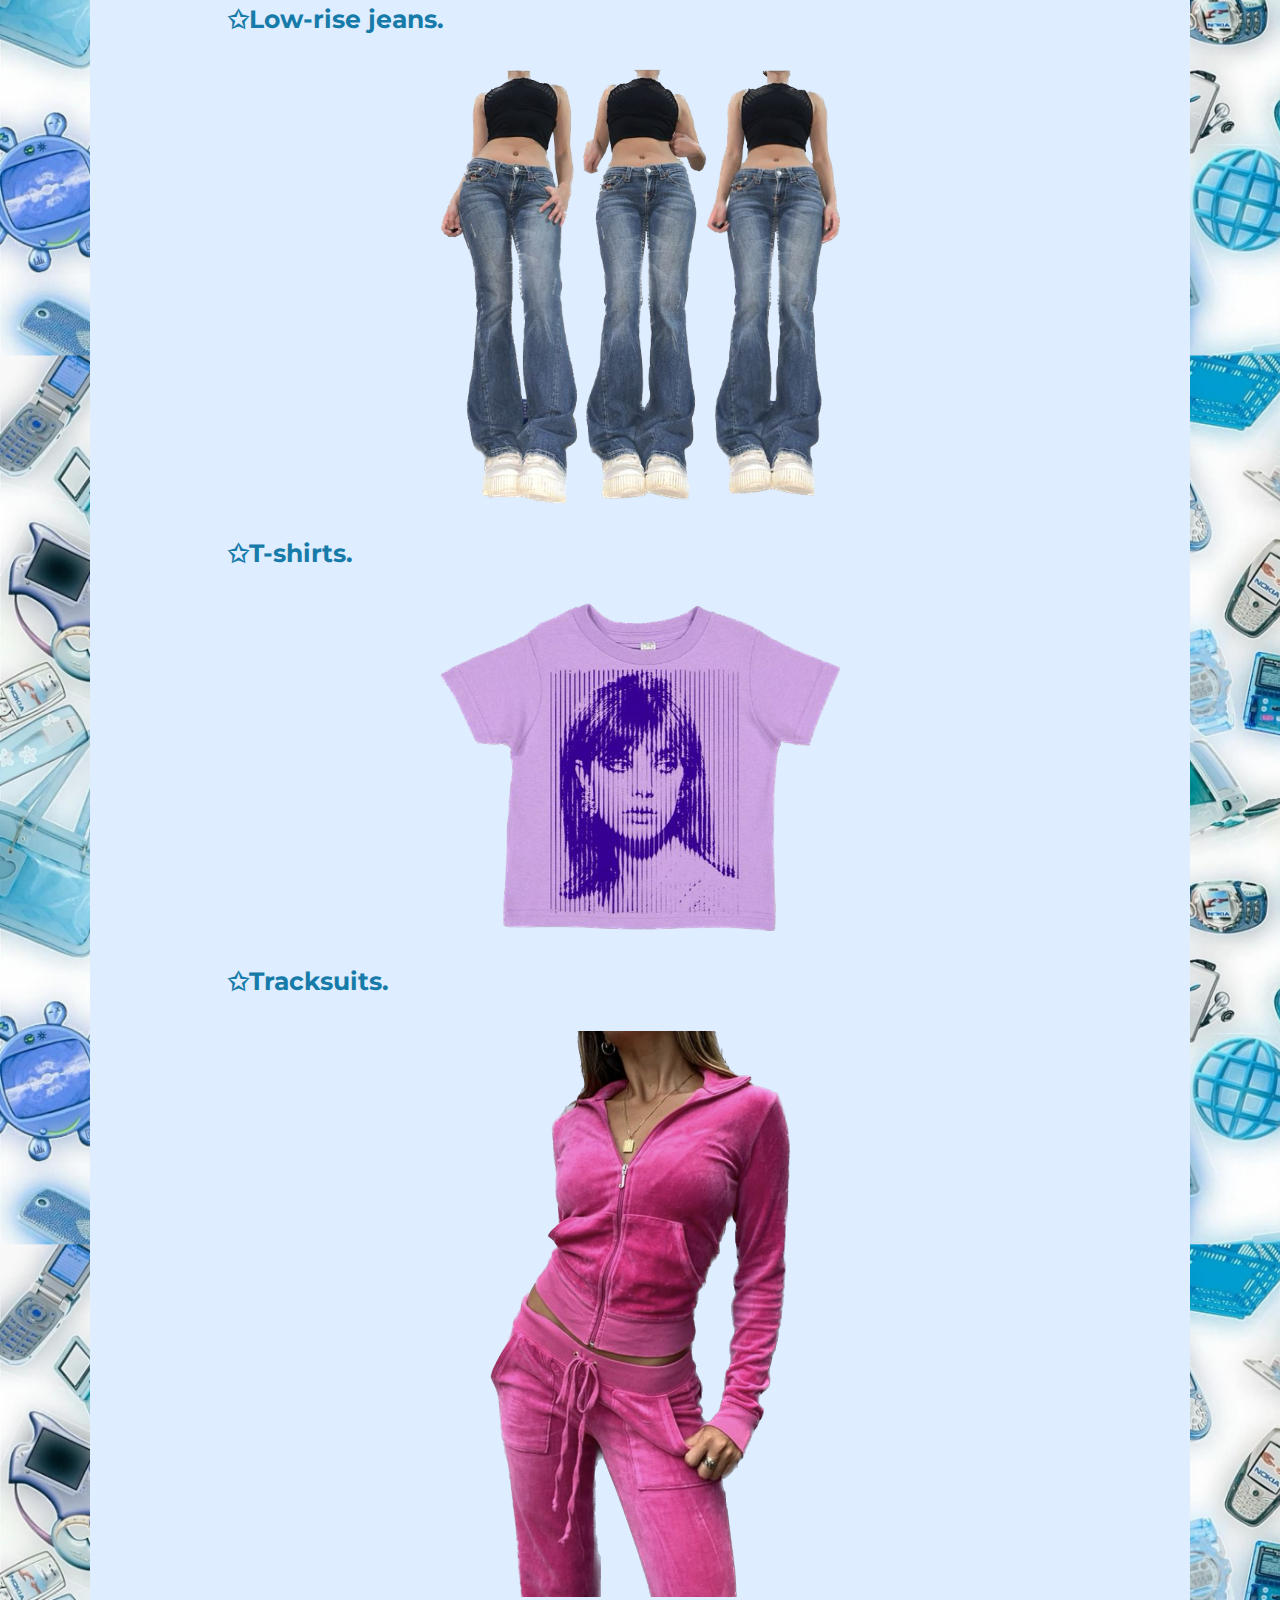
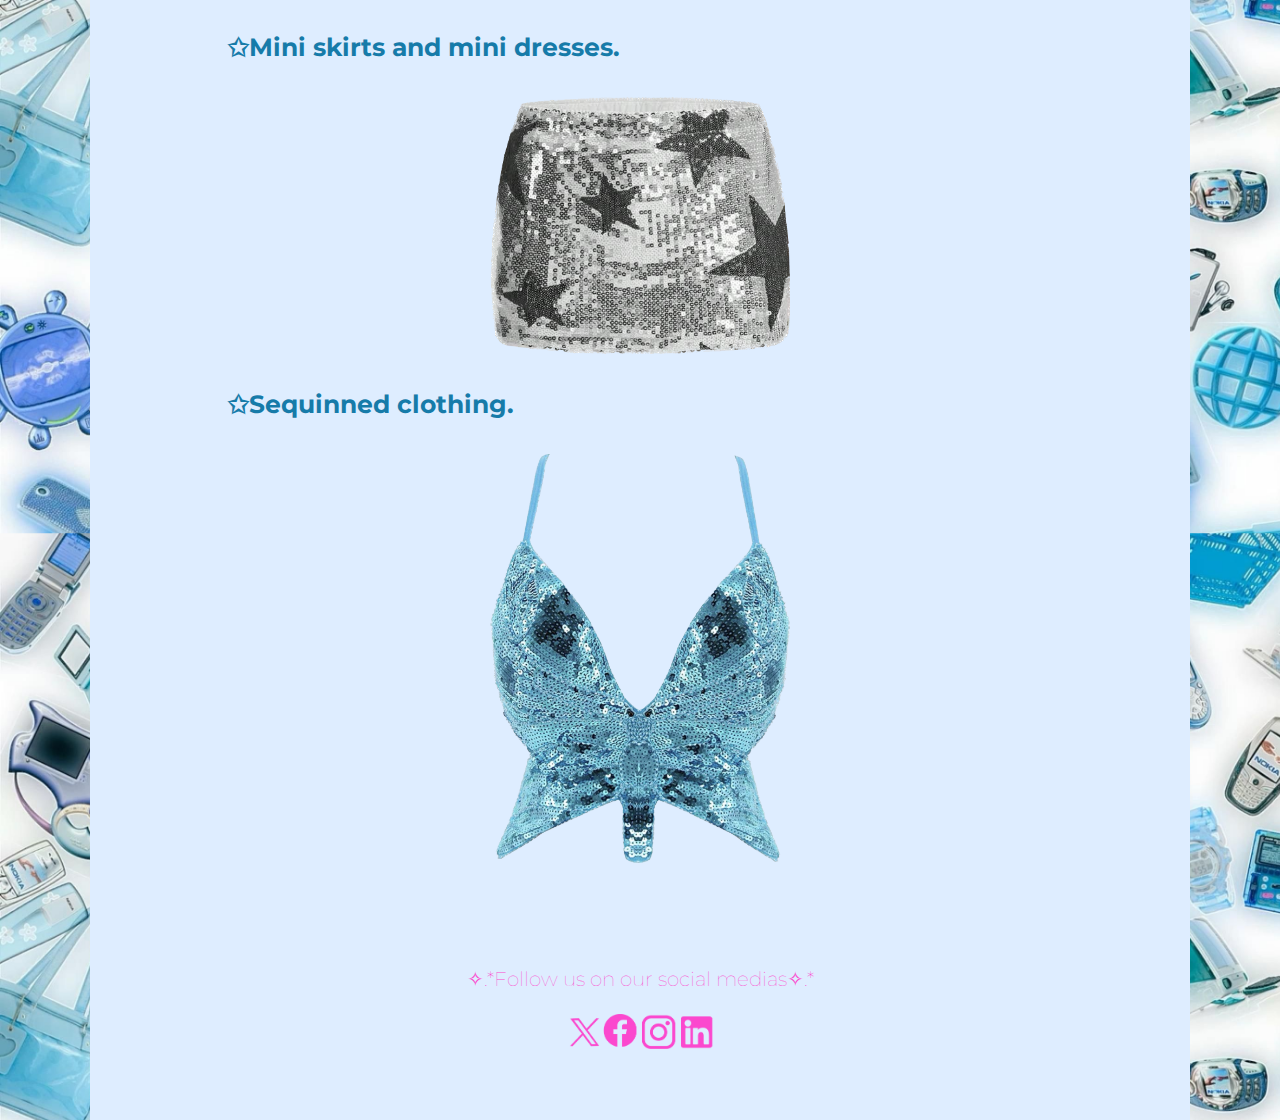
<file: Y2K/Y2kfashion.html>
<!DOCTYPE html>
<html lang="en">
<head>
    <meta charset="UTF-8">
    
    <title>
        ✩DIVINE MESSAGE✩
    </title>
    <link href="https://fonts.googleapis.com/css2?family=Poppins:ital,wght@1,800&display=swap" rel="stylesheet">
    <link rel="preconnect" href="https://fonts.googleapis.com"> 
    <link rel="preconnect" href="https://fonts.gstatic.com" crossorigin> 
    <link href="https://fonts.googleapis.com/css2?family=Montserrat:wght@300&display=swap" rel="stylesheet">

    <style>
        body{
            text-align: center;
            font-size: 18px;
            color: rgb(255, 255, 255);
            font-family: 'Poppins', sans-serif;
            background-image: url("Background.jpg");
            background-size: 500px;
            margin: 50px;
      
            margin: 0px 0px;
        }
        .container{ 
            margin: 0px auto;
            width: 1100px;
            height: 5910px;
            background: rgb(222, 237, 255);
            
        }
        h1{
            font-family: 'Poppins', sans-serif;
            font-style: italic;
            font-size: 80px;
            color: #fb48ce;
            text-align: center;
            line-height: 0.5;
        }

        h2{
        
            font-family: 'Montserrat', sans-serif;
            font-size: 30px;
            font-weight: 70;
            color: #fb48ce;
            margin: 0px auto;
            text-align: center;
            line-height: 0.5;
            max-width: 30em;
            
        }
        h3{
        
            font-family: 'Poppins', sans-serif;
            font-size: 40px;
            font-weight: 70px;
            font-style: italic ;
            text-align: left;
            color: #167ba9;
            margin: 0px auto;
            line-height: 0.5;
            max-width: 30em;
            padding-left: px;
            margin: auto;
            margin-left: 190px;     
        }

        article p{

            font-family: 'Montserrat', sans-serif;
            font-size: 22px;
            font-weight: 70;
            color: #167ba9;
            margin: 0px auto;
            max-width: 33em;
            text-align: justify;
            line-height: 1.6;
        }


        h4{

            font-family: 'Montserrat', sans-serif;
            font-size: 25px;
            font-weight: 500px;
            color: #167ba9;
            margin: 0px auto;
            max-width: 33em;
            text-align: justify;
            line-height: 1.6;
            
        }

        h5{
        
        font-family: 'Montserrat', sans-serif;
        font-size: 20px;
        font-weight: 70;
        color: #fb48ce;
        margin: 0px auto;
        line-height: 0.5;
        max-width: 30em;
        
        }
      

        footer{
            font-size: 10px;
            text-align: left;
            margin: 0px auto;
            max-width: 60em;
            line-height: 1.6;
        }
        #header{
            margin: 10px 10px;
        }


    </style>
</head>


<body>
    <div class="container">
    <div id="header">

    <br>

    </div>

    <h1> DIVINE MESSAGE </h1>
    <h2>✩‧₊˚✩‧₊˚✩‧₊˚✩‧₊˚✩‧₊˚✩‧₊˚  </h2>
    <br>
    <br>
    <h2>Back to Y2K era</h2>
    <br>
    <img src="dm.png" width="300" style="vertical-align:middle;margin:30px 10px">
    <br>
    <br>
    <br>

    <article>

    <h3>
        About us
    
    </h3>
    
    <br>
    
    <p>
        Welcome to our exciting journey through time to the fashion of the 2000s! If you're a nostalgia lover, a retro fashion enthusiast or just intrigued by an era that marked a before and after in the fashion world, this is your divine message. In this blog, you'll dive into the iconic era of the 2000s, where fashion was bold, eclectic and full of personality. 
    </p>

    <br>
    
    <p>
        We'll explore everything from the outfits of the most influential celebrities to the street trends that defined a decade. If you've ever wondered what pop stars looked like in their most iconic music videos or what items were a "must" in everyone's closet at the time, don't worry, we have all the answers!
        Our goal is to make you an expert on 2000s fashion by providing you with detailed information, style tips and a healthy dose of nostalgia.    
    </p>

    <br>

    <p>
        So get ready for an exciting journey back in time through the fashion that left an indelible mark on pop culture and our hearts. Let's explore the magic of the 2000s together!
    </p>

    <br>
    <img src="Modelo.jpg"  width="500" style="vertical-align:middle;margin:30px 10px">

    <br>
    <br>
    <br>
    <br>

    <h3>
    What is the Y2k era ?
    </h3>

    <br>

    <p>
    The "Y2K era" refers to the 2000s, also known as the decade of the 2000s. "Y2K" comes from the abbreviation for "Year 2000," which was widely used at the turn of the millennium, especially as the year 2000 approached. This decade spans from January 1, 2000 to December 31, 2009.

    </p>
    <br>

    <p>
    Y2K era fashion is characterized by its distinctive and eclectic style, which incorporated elements of the 1990s and experimented with new trends. Some iconic features of 2000s fashion include low-waisted pants, glitter and sequined garments, sportswear, fitted tops, graphic tees, mini skirts, and a wide variety of styles that reflected the diverse pop culture of that era.

    </p>
    <br>
    <p>
    In addition to fashion, the Y2K era was also marked by technological advances, historical events and significant cultural changes that make it a memorable era in recent history.
    </p>

    <br>
    <br>
    <br>


    <h3>
    Unique Collections

    </h3>

    <br>
<p>
    Ranking the "best" garments of the Y2K era is subjective, as it depends on each individual's personal style and tastes. However, here's a list of five iconic garments that defined fashion in the 2000s:
</p>

<br>
<br>

<h4>✩Low-rise jeans.</h4>

<img src="SJ.png"  width="400" style="vertical-align:middle;margin:30px 10px">
<br>

<h4>✩T-shirts.</h4>
<img src="T.png"  width="400" style="vertical-align:middle;margin:30px 10px">
<br>

<h4>✩Tracksuits.</h4>
<img src="ts.png"  width="300" style="vertical-align:middle;margin:30px 10px">
<br>

<h4>✩Mini skirts and mini dresses.</h4>
<img src="mini.png"  width="300" style="vertical-align:middle;margin:30px 10px">
<br>

<h4>✩Sequinned clothing.</h4>
<img src="sc.png"  width="300" style="vertical-align:middle;margin:30px 10px">
<br>
<br>
<br>
<br>


<h5>✧.*Follow us on our social medias✧.*</h5>

<img src="socialmedia.png"  width="150" style="vertical-align:middle;margin:30px 10px">
  
    </article>
    <footer>
        <br>
      
    </footer>
    
    

    
    </div>
    
</body>
</html>
</file>
<file: style.css>
body{
    text-align: center;
    background-color: #c2eaff;
    margin: 0px;
    /*background-image: url("imagen.jpg");*/
}
.container{
    margin: 0px auto;
    padding-top: 0px;
    padding-left: 0px;
    padding-right: 0px;
    padding-bottom: 50px;
    text-align: center;
    background-color: white;
    width: 1000px;
    color:dimgray;
    font-family: Georgia, 'Times New Roman', Times, serif;
    font-size: 18px;

}
h1 {
  font-family: 'Open Sans', arial, sans-serif;
  color:rgb(251, 140, 225);
  font-size: 40px;
  margin: 0px;
}
h2 {
    font-family: Georgia, 'Times New Roman', Times, serif;
  color:dimgray;
  font-size: 18px;
  font-weight: 700;
  margin: 0px;
}
p {
  margin: 0px auto;
  font-family: Georgia, 'Times New Roman', Times, serif;
  font-size: 18px;
  line-height: 1.6;
  max-width: 33em;
  text-align: left;
}
.list {
  margin: 0px auto;
  font-family: Georgia, 'Times New Roman', Times, serif;
  font-size: 18px;
  line-height: 1.6;
  max-width: 33em;
  text-align: left;

}
</file>
<file: SVGARA/style.css>
@keyframes relleno {
    0%   {fill:red; left:0px; top:0px;}
  25%  {fill:yellow; left:50px; top:-50px;}
  50%  {fill:blue; left:100px; top:0px;}
  75%  {fill:green; left:150px; top:-50px;}
  100% {fill:red; left:200px; top:0px;}
  }
  
  @keyframes rotacion{
    from {transform: rotate(0deg);}
    to {transform: rotate(360deg);}
  }

  @keyframes tam{
    from{width: 30px;}
    to{width: 300px;}
  }

body{
    text-align: center;
    margin-top: 0px;
}

.container{
    height: 100vh;
    display: flex;
    justify-content: center;
    align-items: center;
}

#pincel{
    width: 150px;
    fill: #FF4473;
    stroke: black;
    stroke-width: 1px;
    animation-name: relleno;
    animation-duration: 1s;
    animation-timing-function: linear;
    animation-delay: .5s;
    animation-iteration-count: infinite;
    animation-direction: alternate;
    position: relative;
}



#musica{
    fill: rgb(255, 71, 212);
    stroke: rgb(136, 13, 164);
    stroke-width: 1px;
    width: 200px;
    animation: rotacion 3s linear .5s infinite forwards;
}

#brillo{
    fill: rgb(243, 255, 78);
    stroke: rgb(255, 183, 27);
    stroke-width: 1px;
    animation: tam 2s linear .3s infinite forwards;
}
</file>
